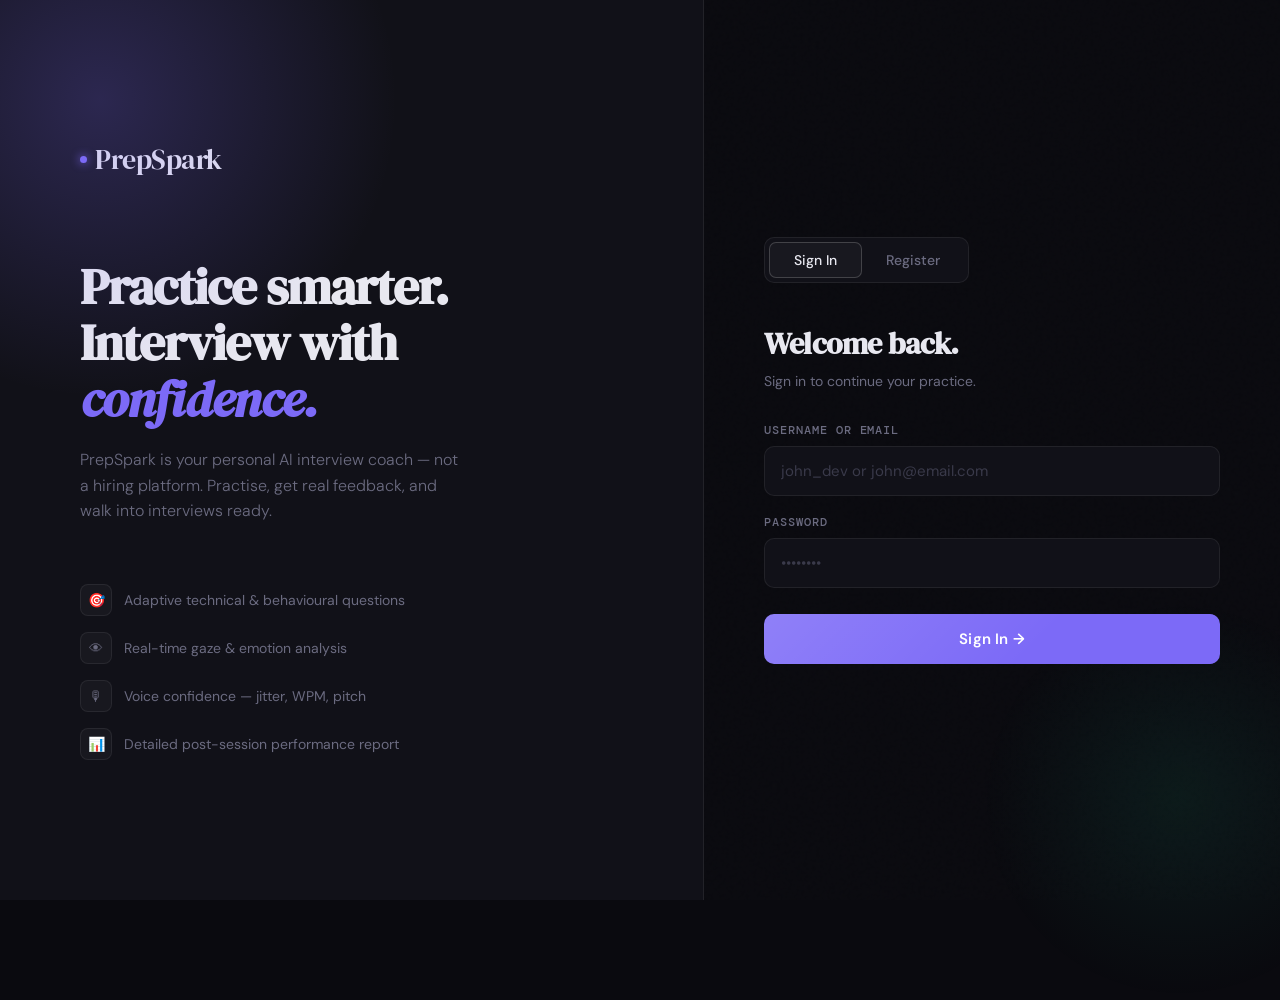
<file: virtual-interviewer-main/templates/index.html>
<!DOCTYPE html>
<html lang="en">
<head>
<meta charset="UTF-8">
<meta name="viewport" content="width=device-width, initial-scale=1.0">
<title>PrepSpark — AI Practice Interviews</title>
<link rel="stylesheet" href="css/base.css">
<link rel="stylesheet" href="css/pages.css">
<link rel="stylesheet" href="css/interview.css">
<link rel="stylesheet" href="css/report.css">
</head>
<body>

<!-- Page fragments are injected here by app.js -->
<div id="app-root"></div>

<!-- Toast container lives outside the fragments so it persists across page transitions -->
<div class="toast-container" id="toast-container"></div>

<!-- Modules — order matters: state first, ui second, then features, app last -->
<script src="js/state.js"></script>
<script src="js/ui.js"></script>
<script src="js/auth.js"></script>
<script src="js/dashboard.js"></script>
<script src="js/interview.js"></script>
<script src="js/report.js"></script>
<script src="js/app.js"></script>

</body>
</html>
</file>
<file: virtual-interviewer-main/templates/css/base.css>
/* ═══════════════════════════════════════════════════
   PrepSpark — Main Stylesheet
   ═══════════════════════════════════════════════════ */

@import url('https://fonts.googleapis.com/css2?family=DM+Serif+Display:ital@0;1&family=DM+Mono:wght@300;400;500&family=DM+Sans:wght@300;400;500;600&display=swap');

/* ─── Design Tokens ─── */
:root {
  --bg: #0a0a0f;
  --surface: #111118;
  --surface-2: #18181f;
  --border: rgba(255,255,255,0.07);
  --border-active: rgba(255,255,255,0.18);
  --text: #e8e8f0;
  --text-muted: #6b6b80;
  --text-dim: #3a3a4a;
  --accent: #7c6af7;
  --accent-glow: rgba(124,106,247,0.25);
  --accent-2: #22d4a3;
  --accent-2-glow: rgba(34,212,163,0.2);
  --danger: #f26060;
  --warn: #f5a623;
  --score-high: #22d4a3;
  --score-mid: #f5a623;
  --score-low: #f26060;
}

/* ─── Reset ─── */
* { margin: 0; padding: 0; box-sizing: border-box; }
html { scroll-behavior: smooth; }

body {
  font-family: 'DM Sans', sans-serif;
  background: var(--bg);
  color: var(--text);
  min-height: 100vh;
  overflow-x: hidden;
}

body::before {
  content: '';
  position: fixed;
  inset: 0;
  background-image: url("data:image/svg+xml,%3Csvg viewBox='0 0 256 256' xmlns='http://www.w3.org/2000/svg'%3E%3Cfilter id='n'%3E%3CfeTurbulence type='fractalNoise' baseFrequency='0.9' numOctaves='4' stitchTiles='stitch'/%3E%3C/filter%3E%3Crect width='100%25' height='100%25' filter='url(%23n)' opacity='0.04'/%3E%3C/svg%3E");
  pointer-events: none;
  z-index: 0;
  opacity: 0.4;
}

/* ─── Page System ─── */
.page { display: none; min-height: 100vh; position: relative; z-index: 1; }
.page.active { display: flex; }
.hidden { display: none !important; }

/* ─── Scrollbar ─── */
::-webkit-scrollbar { width: 6px; }
::-webkit-scrollbar-track { background: transparent; }
::-webkit-scrollbar-thumb { background: var(--border); border-radius: 3px; }
::-webkit-scrollbar-thumb:hover { background: var(--border-active); }

/* ─── Animations ─── */
@keyframes pulse {
  0%, 100% { transform: scale(1); opacity: 1; }
  50% { transform: scale(1.4); opacity: 0.7; }
}
@keyframes blink { 0%, 100% { opacity: 1; } 50% { opacity: 0.2; } }
@keyframes spin { to { transform: rotate(360deg); } }
@keyframes wave {
  0%, 100% { transform: scaleY(0.5); opacity: 0.6; }
  50% { transform: scaleY(1); opacity: 1; }
}
@keyframes toastIn { from { opacity: 0; transform: translateX(20px); } to { opacity: 1; transform: none; } }
@keyframes toastOut { from { opacity: 1; transform: none; } to { opacity: 0; transform: translateX(20px); } }

.loading-dots::after { content: '...'; animation: dots 1.2s steps(3) infinite; }
@keyframes dots { 0% { content: '.'; } 33% { content: '..'; } 66% { content: '...'; } }

/* ─── Common Components ─── */
.logo-mark {
  font-family: 'DM Serif Display', serif;
  display: flex;
  align-items: center;
  gap: 8px;
}
.logo-dot {
  width: 7px; height: 7px;
  background: var(--accent);
  border-radius: 50%;
  box-shadow: 0 0 10px var(--accent);
  animation: pulse 2s ease-in-out infinite;
  flex-shrink: 0;
}

.form-label {
  display: block;
  font-size: 12px;
  font-weight: 500;
  color: var(--text-muted);
  text-transform: uppercase;
  letter-spacing: 0.08em;
  margin-bottom: 8px;
  font-family: 'DM Mono', monospace;
}
.form-input {
  width: 100%;
  background: var(--surface);
  border: 1px solid var(--border);
  border-radius: 10px;
  padding: 14px 16px;
  color: var(--text);
  font-family: 'DM Sans', sans-serif;
  font-size: 15px;
  outline: none;
  transition: border-color 0.2s, box-shadow 0.2s;
}
.form-input:focus {
  border-color: var(--accent);
  box-shadow: 0 0 0 3px var(--accent-glow);
}
.form-input::placeholder { color: var(--text-dim); }
.form-group { margin-bottom: 18px; }
.form-row { display: grid; grid-template-columns: 1fr 1fr; gap: 12px; }

.btn-primary {
  width: 100%;
  padding: 15px;
  background: var(--accent);
  border: none;
  border-radius: 10px;
  color: #fff;
  font-family: 'DM Sans', sans-serif;
  font-size: 15px;
  font-weight: 600;
  cursor: pointer;
  letter-spacing: 0.01em;
  transition: all 0.2s;
  position: relative;
  overflow: hidden;
  margin-top: 8px;
}
.btn-primary::after {
  content: '';
  position: absolute;
  inset: 0;
  background: linear-gradient(135deg, rgba(255,255,255,0.15) 0%, transparent 60%);
}
.btn-primary:hover { transform: translateY(-1px); box-shadow: 0 8px 24px var(--accent-glow); }
.btn-primary:active { transform: translateY(0); }
.btn-primary:disabled { opacity: 0.5; cursor: not-allowed; transform: none; }

.btn-secondary {
  padding: 14px;
  background: var(--surface-2);
  border: 1px solid var(--border);
  border-radius: 10px;
  color: var(--text-muted);
  font-family: 'DM Sans', sans-serif;
  font-size: 15px;
  cursor: pointer;
  transition: all 0.2s;
}
.btn-secondary:hover { border-color: var(--border-active); color: var(--text); }

.error-msg {
  background: rgba(242,96,96,0.1);
  border: 1px solid rgba(242,96,96,0.3);
  border-radius: 8px;
  padding: 12px 14px;
  font-size: 14px;
  color: var(--danger);
  margin-bottom: 16px;
  display: none;
}

.sensor-badge {
  font-size: 11px;
  padding: 3px 9px;
  border-radius: 100px;
  font-family: 'DM Mono', monospace;
}
.badge-ok { background: rgba(34,212,163,0.1); color: var(--accent-2); }
.badge-warn { background: rgba(245,166,35,0.1); color: var(--warn); }
.badge-live { background: rgba(124,106,247,0.15); color: var(--accent); border: 1px solid rgba(124,106,247,0.3); }

/* ─── Toast ─── */
.toast-container {
  position: fixed;
  bottom: 24px;
  right: 24px;
  display: flex;
  flex-direction: column;
  gap: 10px;
  z-index: 999;
}
.toast {
  background: var(--surface-2);
  border: 1px solid var(--border);
  border-radius: 12px;
  padding: 14px 18px;
  font-size: 14px;
  max-width: 320px;
  animation: toastIn 0.3s ease;
  display: flex;
  align-items: center;
  gap: 10px;
}
.toast.toast-out { animation: toastOut 0.4s ease forwards; }
.toast.success { border-color: rgba(34,212,163,0.4); }
.toast.error { border-color: rgba(242,96,96,0.4); }
</file>
<file: virtual-interviewer-main/templates/css/pages.css>
/* ═══════════════════════════════════════════════════
   PrepSpark — Auth, Dashboard & Setup Styles
   ═══════════════════════════════════════════════════ */

/* ─── AUTH PAGE ─── */
#auth-page { align-items: stretch; }

.auth-left {
  width: 55%;
  background: var(--surface);
  border-right: 1px solid var(--border);
  display: flex;
  flex-direction: column;
  justify-content: center;
  padding: 80px;
  position: relative;
  overflow: hidden;
}
.auth-left::before {
  content: '';
  position: absolute;
  width: 600px; height: 600px;
  background: radial-gradient(circle, var(--accent-glow) 0%, transparent 70%);
  top: -200px; left: -200px;
  pointer-events: none;
}

.auth-logo { font-size: 28px; letter-spacing: -0.5px; margin-bottom: 80px; }
.auth-heading {
  font-family: 'DM Serif Display', serif;
  font-size: clamp(36px, 4vw, 54px);
  line-height: 1.1;
  margin-bottom: 20px;
  letter-spacing: -1px;
}
.auth-heading em { font-style: italic; color: var(--accent); }
.auth-sub {
  font-size: 16px;
  color: var(--text-muted);
  line-height: 1.6;
  max-width: 380px;
  margin-bottom: 60px;
  font-weight: 300;
}

.feature-list { list-style: none; display: flex; flex-direction: column; gap: 16px; }
.feature-list li {
  display: flex;
  align-items: center;
  gap: 12px;
  font-size: 14px;
  color: var(--text-muted);
}
.feature-list li .icon {
  width: 32px; height: 32px;
  background: var(--surface-2);
  border: 1px solid var(--border);
  border-radius: 8px;
  display: flex;
  align-items: center;
  justify-content: center;
  font-size: 14px;
  flex-shrink: 0;
}

.auth-right {
  width: 45%;
  display: flex;
  flex-direction: column;
  justify-content: center;
  padding: 80px 60px;
  position: relative;
}
.auth-right::before {
  content: '';
  position: absolute;
  width: 400px; height: 400px;
  background: radial-gradient(circle, rgba(34,212,163,0.08) 0%, transparent 70%);
  bottom: -100px; right: -100px;
  pointer-events: none;
}

.tab-switcher {
  display: flex;
  background: var(--surface);
  border: 1px solid var(--border);
  border-radius: 10px;
  padding: 4px;
  margin-bottom: 40px;
  width: fit-content;
}
.tab-btn {
  padding: 8px 24px;
  border: none;
  background: none;
  color: var(--text-muted);
  cursor: pointer;
  border-radius: 7px;
  font-family: 'DM Sans', sans-serif;
  font-size: 14px;
  font-weight: 500;
  transition: all 0.2s;
}
.tab-btn.active {
  background: var(--surface-2);
  color: var(--text);
  border: 1px solid var(--border-active);
}

.auth-form-title {
  font-family: 'DM Serif Display', serif;
  font-size: 30px;
  margin-bottom: 8px;
  letter-spacing: -0.5px;
}
.auth-form-sub { font-size: 14px; color: var(--text-muted); margin-bottom: 32px; }

/* ─── DASHBOARD PAGE ─── */
#dashboard-page { flex-direction: column; min-height: 100vh; }
.dashboard-body { padding: 48px; flex: 1; }

.dash-header { margin-bottom: 48px; }
.dash-greeting {
  font-family: 'DM Serif Display', serif;
  font-size: 40px;
  letter-spacing: -1px;
  margin-bottom: 8px;
}
.dash-sub { color: var(--text-muted); font-size: 15px; font-weight: 300; }

.dash-grid {
  display: grid;
  grid-template-columns: repeat(auto-fill, minmax(320px, 1fr));
  gap: 20px;
}

.dash-card {
  background: var(--surface);
  border: 1px solid var(--border);
  border-radius: 16px;
  padding: 28px;
  cursor: pointer;
  transition: all 0.25s;
  position: relative;
  overflow: hidden;
}
.dash-card:hover {
  border-color: var(--border-active);
  transform: translateY(-2px);
  box-shadow: 0 8px 32px rgba(0,0,0,0.3);
}
.dash-card-tag {
  font-size: 11px;
  font-family: 'DM Mono', monospace;
  text-transform: uppercase;
  letter-spacing: 0.1em;
  margin-bottom: 8px;
  padding: 3px 10px;
  border-radius: 100px;
  display: inline-block;
}
.tag-technical { background: rgba(124,106,247,0.15); color: var(--accent); }
.tag-practice { background: rgba(34,212,163,0.12); color: var(--accent-2); }
.dash-card-name {
  font-family: 'DM Serif Display', serif;
  font-size: 22px;
  margin-bottom: 8px;
  letter-spacing: -0.3px;
}
.dash-card-role {
  font-size: 13px;
  color: var(--text-muted);
  margin-bottom: 16px;
}
.dash-card-date { font-size: 12px; color: var(--text-dim); font-family: 'DM Mono', monospace; }
.dash-card-score {
  position: absolute;
  top: 24px; right: 24px;
  font-family: 'DM Serif Display', serif;
  font-size: 28px;
  opacity: 0.5;
}

.new-interview-card {
  background: none;
  border: 1px dashed var(--border);
  display: flex;
  flex-direction: column;
  align-items: center;
  justify-content: center;
  gap: 12px;
  min-height: 180px;
}
.new-interview-card:hover { border-color: var(--accent); background: var(--accent-glow); }
.new-interview-icon { font-size: 28px; color: var(--accent); }
.new-interview-label { font-size: 14px; color: var(--text-muted); }

/* Resume card — in-progress sessions */
.dash-card.resumable {
  border-color: rgba(245,166,35,0.25);
  background: rgba(245,166,35,0.03);
}
.dash-card.resumable:hover { border-color: rgba(245,166,35,0.5); }
.dash-card-resume-btn {
  display: inline-flex;
  align-items: center;
  gap: 6px;
  margin-top: 14px;
  padding: 7px 14px;
  background: rgba(245,166,35,0.12);
  border: 1px solid rgba(245,166,35,0.3);
  border-radius: 8px;
  color: var(--warn);
  font-size: 12px;
  font-family: 'DM Mono', monospace;
  font-weight: 500;
}

/* Dashboard section headers */
.dash-section-label {
  display: flex;
  align-items: center;
  gap: 10px;
  font-family: 'DM Mono', monospace;
  font-size: 11px;
  text-transform: uppercase;
  letter-spacing: 0.12em;
  color: var(--text-muted);
  margin-bottom: 16px;
}
.dash-section-dot {
  width: 6px; height: 6px;
  border-radius: 50%;
  flex-shrink: 0;
}

/* Shared nav for report + dashboard */
.top-nav {
  display: flex;
  align-items: center;
  justify-content: space-between;
  padding: 18px 40px;
  border-bottom: 1px solid var(--border);
  background: var(--surface);
  position: sticky;
  top: 0;
  z-index: 10;
  flex-shrink: 0;
}
.nav-user {
  display: flex;
  align-items: center;
  gap: 16px;
  font-size: 13px;
  color: var(--text-muted);
  font-family: 'DM Mono', monospace;
}
.btn-nav {
  padding: 8px 18px;
  font-size: 13px;
  background: var(--surface-2);
  border: 1px solid var(--border);
  border-radius: 8px;
  color: var(--text-muted);
  font-family: 'DM Sans', sans-serif;
  cursor: pointer;
  transition: all 0.2s;
}
.btn-nav:hover { border-color: var(--border-active); color: var(--text); }

/* ─── SETUP PAGE ─── */
#setup-page {
  flex-direction: column;
  align-items: center;
  justify-content: center;
  padding: 40px 20px;
}
.setup-card {
  background: var(--surface);
  border: 1px solid var(--border);
  border-radius: 20px;
  padding: 60px;
  width: 100%;
  max-width: 560px;
  position: relative;
  overflow: hidden;
}
.setup-card::before {
  content: '';
  position: absolute;
  top: 0; left: 0; right: 0;
  height: 2px;
  background: linear-gradient(90deg, var(--accent), var(--accent-2));
}
.setup-logo { font-size: 22px; color: var(--text-muted); margin-bottom: 48px; }
.setup-title {
  font-family: 'DM Serif Display', serif;
  font-size: 34px;
  letter-spacing: -0.5px;
  margin-bottom: 8px;
}
.setup-sub { color: var(--text-muted); font-size: 15px; margin-bottom: 40px; font-weight: 300; }
.setup-actions { display: flex; gap: 12px; margin-top: 32px; }
.setup-actions .btn-secondary { flex: 1; }
.setup-actions .btn-primary { flex: 2; }

@media (max-width: 900px) {
  .auth-left { display: none; }
  .auth-right { width: 100%; padding: 40px 28px; }
  .dashboard-body { padding: 24px; }
  .setup-card { padding: 36px 28px; }
}
/* ── Resume upload format badges ── */
.fmt-badge {
  font-size: 10px;
  font-family: 'DM Mono', monospace;
  color: var(--text-dim);
  background: rgba(255,255,255,0.04);
  border: 1px solid rgba(255,255,255,0.08);
  border-radius: 4px;
  padding: 2px 7px;
  letter-spacing: 0.04em;
  transition: color 0.15s, background 0.15s, border-color 0.15s;
}
.fmt-badge-active {
  color: var(--accent-2);
  background: rgba(100,220,150,0.1);
  border-color: rgba(100,220,150,0.3);
}
</file>
<file: virtual-interviewer-main/templates/css/interview.css>
/* ═══════════════════════════════════════════════════
   PrepSpark — Interview Room
   Left panel: question + controls + transcript
   Right panel: 4:3 camera (on only while recording)
   ═══════════════════════════════════════════════════ */

#interview-page {
  flex-direction: column;
  height: 100vh;
  overflow: hidden;
  background: var(--bg);
}

/* ─── Top Bar ─── */
.iv-topbar {
  display: grid;
  grid-template-columns: 1fr auto 1fr;
  align-items: center;
  padding: 0 28px;
  height: 54px;
  border-bottom: 1px solid var(--border);
  background: var(--surface);
  flex-shrink: 0;
}
.iv-topbar-left  { display: flex; align-items: center; }
.iv-topbar-center { display: flex; justify-content: center; align-items: center; }
.iv-topbar-right  { display: flex; align-items: center; justify-content: flex-end; gap: 12px; }

.iv-progress { display: flex; flex-direction: column; align-items: center; gap: 5px; }
.iv-progress-pips { display: flex; gap: 5px; }
.q-pip {
  width: 32px; height: 4px;
  background: var(--border);
  border-radius: 2px;
  transition: all 0.4s;
}
.q-pip.done   { background: var(--accent-2); }
.q-pip.active { background: var(--accent); box-shadow: 0 0 8px var(--accent-glow); }
.iv-progress-label {
  font-family: 'DM Mono', monospace;
  font-size: 11px;
  color: var(--text-dim);
  letter-spacing: 0.05em;
}

.iv-role-tag {
  font-family: 'DM Mono', monospace;
  font-size: 11px;
  color: var(--text-muted);
  background: var(--surface-2);
  border: 1px solid var(--border);
  padding: 3px 10px;
  border-radius: 100px;
  max-width: 200px;
  overflow: hidden;
  text-overflow: ellipsis;
  white-space: nowrap;
}
.iv-session-id {
  font-family: 'DM Mono', monospace;
  font-size: 11px;
  color: var(--text-dim);
}

/* ─── Stage ─── */
.iv-stage {
  flex: 1;
  display: grid;
  grid-template-columns: 1fr 420px;
  overflow: hidden;
  min-height: 0;
}

/* ═══════════════════════════════════════
   LEFT: Question Panel
   ═══════════════════════════════════════ */
.iv-question-panel {
  display: flex;
  flex-direction: column;
  padding: 28px 32px;
  gap: 18px;
  overflow-y: auto;
  border-right: 1px solid var(--border);
  background: var(--surface);
}

.iv-question-card {
  background: var(--bg);
  border: 1px solid var(--border);
  border-radius: 16px;
  padding: 24px 26px;
  flex-shrink: 0;
  position: relative;
  overflow: hidden;
  transition: border-color 0.3s;
}
.iv-question-card.speaking { border-color: rgba(124,106,247,0.4); }
.iv-question-card::before {
  content: '';
  position: absolute;
  top: 0; left: 0; right: 0;
  height: 2px;
  background: linear-gradient(90deg, var(--accent), transparent);
  opacity: 0;
  transition: opacity 0.4s;
}
.iv-question-card.speaking::before { opacity: 1; }

.iv-q-header {
  display: flex;
  align-items: center;
  justify-content: space-between;
  margin-bottom: 16px;
}
.iv-q-num {
  font-family: 'DM Mono', monospace;
  font-size: 11px;
  color: var(--text-dim);
  text-transform: uppercase;
  letter-spacing: 0.1em;
}
.iv-q-type-badge {
  font-size: 10px;
  padding: 3px 10px;
  border-radius: 100px;
  font-family: 'DM Mono', monospace;
  border: 1px solid;
  text-transform: uppercase;
  letter-spacing: 0.06em;
}
.iv-q-type-badge.intro       { color: var(--accent-2); border-color: rgba(34,212,163,0.35);  background: rgba(34,212,163,0.07); }
.iv-q-type-badge.technical   { color: var(--accent);   border-color: rgba(124,106,247,0.35); background: rgba(124,106,247,0.07); }
.iv-q-type-badge.behavioural { color: var(--warn);     border-color: rgba(245,166,35,0.35);  background: rgba(245,166,35,0.07); }

.iv-q-text {
  font-size: 16px;
  line-height: 1.75;
  color: var(--text);
  font-weight: 300;
}

.iv-state-hint {
  font-size: 13px;
  color: var(--text-muted);
  line-height: 1.6;
  padding: 12px 16px;
  background: rgba(255,255,255,0.02);
  border: 1px solid var(--border);
  border-radius: 10px;
  flex-shrink: 0;
}
.iv-state-hint strong { color: var(--text); }

.iv-control-buttons {
  display: flex;
  gap: 12px;
  align-items: stretch;
  flex-shrink: 0;
}

.iv-btn-record {
  flex: 1;
  display: flex;
  align-items: center;
  justify-content: center;
  gap: 12px;
  padding: 14px 22px;
  background: var(--surface-2);
  border: 1px solid var(--border);
  border-radius: 12px;
  color: var(--text);
  font-family: 'DM Sans', sans-serif;
  font-size: 14px;
  font-weight: 500;
  cursor: pointer;
  transition: all 0.2s;
}
.iv-btn-record:hover:not(:disabled) {
  border-color: var(--accent);
  color: var(--accent);
  background: rgba(124,106,247,0.06);
}
.iv-btn-record.recording {
  background: rgba(242,96,96,0.07);
  border-color: rgba(242,96,96,0.5);
  color: var(--danger);
}
.iv-btn-record:disabled { opacity: 0.35; cursor: not-allowed; }

.iv-record-icon-wrap {
  width: 24px; height: 24px;
  border-radius: 50%;
  border: 1.5px solid currentColor;
  display: flex;
  align-items: center;
  justify-content: center;
  flex-shrink: 0;
}
.record-icon {
  width: 9px; height: 9px;
  background: currentColor;
  border-radius: 50%;
  transition: border-radius 0.2s;
}
.iv-btn-record.recording .record-icon { border-radius: 2px; }

.iv-btn-submit {
  display: flex;
  align-items: center;
  gap: 8px;
  padding: 14px 22px;
  background: var(--accent-2);
  border: none;
  border-radius: 12px;
  color: #000;
  font-family: 'DM Sans', sans-serif;
  font-size: 14px;
  font-weight: 600;
  cursor: pointer;
  transition: all 0.25s;
  opacity: 0;
  pointer-events: none;
  white-space: nowrap;
  flex-shrink: 0;
}
.iv-btn-submit.visible { opacity: 1; pointer-events: all; }
.iv-btn-submit:hover { transform: translateY(-1px); box-shadow: 0 6px 20px var(--accent-2-glow); }

.iv-divider { height: 1px; background: var(--border); flex-shrink: 0; }

.iv-transcript-section {
  flex: 1;
  min-height: 0;
  display: flex;
  flex-direction: column;
  gap: 10px;
}
.iv-transcript-label {
  display: flex;
  align-items: center;
  gap: 6px;
  font-family: 'DM Mono', monospace;
  font-size: 11px;
  text-transform: uppercase;
  letter-spacing: 0.1em;
  color: var(--text-dim);
  flex-shrink: 0;
}
.iv-transcript-log {
  flex: 1;
  overflow-y: auto;
  display: flex;
  flex-direction: column;
  gap: 10px;
  padding-right: 4px;
}
.iv-transcript-empty {
  font-size: 13px;
  color: var(--text-dim);
  font-family: 'DM Mono', monospace;
  text-align: center;
  padding: 24px 0;
}
.iv-transcript-item {
  background: var(--bg);
  border: 1px solid var(--border);
  border-radius: 10px;
  padding: 12px 14px;
  flex-shrink: 0;
}
.iv-transcript-item-meta {
  display: flex;
  align-items: center;
  gap: 8px;
  margin-bottom: 6px;
}
.iv-transcript-item-q {
  font-family: 'DM Mono', monospace;
  font-size: 10px;
  text-transform: uppercase;
  letter-spacing: 0.1em;
  font-weight: 600;
}
.iv-transcript-item-text {
  font-size: 13px;
  color: var(--text-muted);
  line-height: 1.65;
  font-style: italic;
}

/* ═══════════════════════════════════════
   RIGHT: Camera Panel (4:3)
   ═══════════════════════════════════════ */
.iv-camera-panel {
  display: flex;
  flex-direction: column;
  padding: 24px;
  gap: 12px;
  background: var(--bg);
  justify-content: center;
  align-items: center;
}

.iv-video-frame {
  position: relative;
  background: #0d0d12;
  border-radius: 16px;
  overflow: hidden;
  border: 1px solid var(--border);
  aspect-ratio: 4 / 3;
  width: 100%;
  max-height: calc(100vh - 54px - 72px);
  transition: border-color 0.3s;
}
.iv-video-frame.recording-active {
  border-color: rgba(242,96,96,0.5);
  box-shadow: 0 0 0 2px rgba(242,96,96,0.1);
}

#candidate-video {
  width: 100%;
  height: 100%;
  object-fit: cover;
  transform: scaleX(-1);
  display: block;
}

.iv-camera-standby {
  position: absolute;
  inset: 0;
  display: flex;
  flex-direction: column;
  align-items: center;
  justify-content: center;
  gap: 10px;
  background: #0d0d12;
  transition: opacity 0.3s;
}
.iv-camera-standby.hidden { opacity: 0; pointer-events: none; }
.iv-standby-text { font-size: 14px; color: var(--text-dim); font-weight: 500; }
.iv-standby-sub  { font-size: 12px; color: var(--text-dim); font-family: 'DM Mono', monospace; opacity: 0.6; }

.iv-rec-badge {
  position: absolute;
  top: 12px; left: 12px;
  display: flex;
  align-items: center;
  gap: 7px;
  background: rgba(0,0,0,0.78);
  backdrop-filter: blur(8px);
  padding: 5px 12px;
  border-radius: 100px;
  font-size: 11px;
  font-family: 'DM Mono', monospace;
  color: #fff;
  opacity: 0;
  transition: opacity 0.25s;
  border: 1px solid rgba(242,96,96,0.45);
}
.iv-rec-badge.active { opacity: 1; }
.rec-dot {
  width: 7px; height: 7px;
  background: var(--danger);
  border-radius: 50%;
  animation: blink 1s ease-in-out infinite;
}
.iv-timer {
  font-family: 'DM Mono', monospace;
  font-size: 11px;
  padding-left: 7px;
  border-left: 1px solid rgba(255,255,255,0.2);
}

.iv-video-meta {
  width: 100%;
  display: flex;
  align-items: center;
  justify-content: space-between;
  padding: 0 2px;
}
.iv-candidate-name-tag { font-size: 13px; font-weight: 500; color: var(--text-muted); }
.iv-sensor-row { display: flex; align-items: center; gap: 6px; }
.iv-sensor-label {
  font-family: 'DM Mono', monospace;
  font-size: 10px;
  color: var(--text-dim);
  text-transform: uppercase;
  letter-spacing: 0.1em;
}

/* ─── Processing Overlay ─── */
.processing-overlay {
  display: none;
  position: fixed;
  inset: 0;
  background: rgba(10,10,15,0.88);
  backdrop-filter: blur(10px);
  z-index: 200;
  align-items: center;
  justify-content: center;
}
.processing-overlay.active { display: flex; }
.proc-card {
  background: var(--surface);
  border: 1px solid var(--border);
  border-radius: 20px;
  padding: 40px 52px;
  display: flex;
  flex-direction: column;
  align-items: center;
  gap: 22px;
  min-width: 320px;
}
.processing-spinner {
  width: 44px; height: 44px;
  border: 2px solid var(--border);
  border-top-color: var(--accent);
  border-radius: 50%;
  animation: spin 0.8s linear infinite;
}
@keyframes spin { to { transform: rotate(360deg); } }
.processing-title {
  font-family: 'DM Serif Display', serif;
  font-size: 22px;
  letter-spacing: -0.3px;
  text-align: center;
}
.processing-steps {
  display: flex;
  flex-direction: column;
  gap: 10px;
  font-size: 13px;
  color: var(--text-muted);
  font-family: 'DM Mono', monospace;
  width: 100%;
}
.proc-step { display: flex; align-items: center; gap: 10px; transition: color 0.3s; }
.proc-step.done   { color: var(--accent-2); }
.proc-step.active { color: var(--text); }
.step-dot {
  width: 6px; height: 6px;
  border-radius: 50%;
  background: var(--text-dim);
  flex-shrink: 0;
  transition: background 0.3s;
}
.proc-step.done   .step-dot { background: var(--accent-2); }
.proc-step.active .step-dot { background: var(--accent); animation: pulse 1s infinite; }

@keyframes blink  { 0%, 100% { opacity: 1; } 50% { opacity: 0.2; } }
@keyframes pulse  { 0%, 100% { transform: scale(1); opacity: 1; } 50% { transform: scale(1.4); opacity: 0.7; } }
.loading-dots::after { content: '...'; animation: dots 1.2s steps(3) infinite; }
@keyframes dots { 0% { content: '.'; } 33% { content: '..'; } 66% { content: '...'; } }

@media (max-width: 900px) {
  .iv-stage { grid-template-columns: 1fr; }
  .iv-camera-panel { display: none; }
  .iv-topbar { grid-template-columns: 1fr 1fr; }
  .iv-topbar-center { display: none; }
}
</file>
<file: virtual-interviewer-main/templates/css/report.css>
/* ═══════════════════════════════════════════════════
   PrepSpark — Report Page Styles
   ═══════════════════════════════════════════════════ */

#report-page { flex-direction: column; min-height: 100vh; }

.report-body {
  flex: 1;
  padding: 48px;
  max-width: 1100px;
  margin: 0 auto;
  width: 100%;
}

/* ─── Report Header ─── */
.report-header {
  margin-bottom: 48px;
  padding-bottom: 48px;
  border-bottom: 1px solid var(--border);
}
.report-eyebrow {
  font-family: 'DM Mono', monospace;
  font-size: 12px;
  color: var(--accent);
  text-transform: uppercase;
  letter-spacing: 0.12em;
  margin-bottom: 16px;
}
.report-title {
  font-family: 'DM Serif Display', serif;
  font-size: clamp(32px, 4vw, 52px);
  letter-spacing: -1px;
  line-height: 1.1;
  margin-bottom: 20px;
}
.report-meta { display: flex; gap: 24px; flex-wrap: wrap; }
.meta-chip {
  display: flex;
  align-items: center;
  gap: 8px;
  font-size: 13px;
  color: var(--text-muted);
  font-family: 'DM Mono', monospace;
}
.meta-chip .chip-dot { width: 6px; height: 6px; border-radius: 50%; background: var(--accent-2); }

/* ─── Section Layout ─── */
.report-section { margin-bottom: 48px; }
.section-label {
  font-family: 'DM Mono', monospace;
  font-size: 11px;
  color: var(--accent);
  text-transform: uppercase;
  letter-spacing: 0.12em;
  margin-bottom: 20px;
  display: flex;
  align-items: center;
  gap: 12px;
}
.section-label::after { content: ''; flex: 1; height: 1px; background: var(--border); }

/* ─── Verdict Banner ─── */
.verdict-banner {
  padding: 28px 32px;
  border-radius: 16px;
  border: 1px solid;
  display: flex;
  align-items: center;
  gap: 20px;
  margin-bottom: 16px;
}
.verdict-hire { background: rgba(34,212,163,0.06); border-color: rgba(34,212,163,0.3); }
.verdict-no-hire { background: rgba(242,96,96,0.06); border-color: rgba(242,96,96,0.3); }
.verdict-training { background: rgba(245,166,35,0.06); border-color: rgba(245,166,35,0.3); }
.verdict-neutral { background: var(--surface); border-color: var(--border); }

.verdict-icon { font-size: 32px; flex-shrink: 0; }
.verdict-title {
  font-family: 'DM Serif Display', serif;
  font-size: 24px;
  letter-spacing: -0.5px;
  margin-bottom: 4px;
}
.verdict-sub { font-size: 14px; color: var(--text-muted); line-height: 1.5; }

/* ─── Score Grid ─── */
.score-grid {
  display: grid;
  grid-template-columns: repeat(auto-fit, minmax(160px, 1fr));
  gap: 16px;
  margin-bottom: 40px;
}
.score-card {
  background: var(--surface);
  border: 1px solid var(--border);
  border-radius: 16px;
  padding: 22px;
  position: relative;
  overflow: hidden;
  transition: border-color 0.2s;
}
.score-card:hover { border-color: var(--border-active); }
.score-q-label {
  font-family: 'DM Mono', monospace;
  font-size: 11px;
  color: var(--text-muted);
  text-transform: uppercase;
  letter-spacing: 0.1em;
  margin-bottom: 10px;
}
.score-number {
  font-family: 'DM Serif Display', serif;
  font-size: 40px;
  letter-spacing: -2px;
  line-height: 1;
  margin-bottom: 4px;
}
.score-number.high { color: var(--score-high); }
.score-number.mid { color: var(--score-mid); }
.score-number.low { color: var(--score-low); }
.score-bar {
  position: absolute;
  bottom: 0; left: 0;
  height: 3px;
  border-radius: 0 2px 0 0;
  transition: width 1s ease;
}
.score-bar.high { background: var(--score-high); }
.score-bar.mid { background: var(--score-mid); }
.score-bar.low { background: var(--score-low); }

/* ─── Executive Summary ─── */
.executive-summary-card {
  background: var(--surface);
  border: 1px solid var(--border);
  border-radius: 16px;
  padding: 28px 32px;
  margin-bottom: 16px;
  line-height: 1.8;
  font-size: 15px;
  color: var(--text);
  font-weight: 300;
}

/* ─── Analysis Grid ─── */
.analysis-grid { display: grid; grid-template-columns: 1fr 1fr; gap: 16px; }
.analysis-card {
  background: var(--surface);
  border: 1px solid var(--border);
  border-radius: 16px;
  padding: 24px;
  transition: border-color 0.2s;
}
.analysis-card:hover { border-color: var(--border-active); }
.analysis-card-title {
  font-weight: 600;
  font-size: 14px;
  margin-bottom: 10px;
  color: var(--text);
  display: flex;
  align-items: center;
  gap: 8px;
}
.analysis-card-body {
  font-size: 13px;
  color: var(--text-muted);
  line-height: 1.7;
  white-space: pre-wrap;
}

/* ─── Q&A Accordion ─── */
.qa-item {
  background: var(--surface);
  border: 1px solid var(--border);
  border-radius: 16px;
  margin-bottom: 12px;
  overflow: hidden;
  transition: border-color 0.2s;
}
.qa-item:hover { border-color: var(--border-active); }

.qa-header {
  display: flex;
  align-items: center;
  justify-content: space-between;
  padding: 18px 22px;
  cursor: pointer;
  gap: 16px;
}
.qa-header-left { flex: 1; min-width: 0; }
.qa-q-meta {
  display: flex;
  align-items: center;
  gap: 8px;
  margin-bottom: 4px;
}
.qa-q-num {
  font-family: 'DM Mono', monospace;
  font-size: 11px;
  color: var(--accent);
  text-transform: uppercase;
  letter-spacing: 0.1em;
}
.qa-q-type {
  font-size: 10px;
  padding: 1px 7px;
  border-radius: 100px;
  font-family: 'DM Mono', monospace;
}
.qa-q-type.intro { background: rgba(34,212,163,0.12); color: var(--accent-2); }
.qa-q-type.technical { background: rgba(124,106,247,0.15); color: var(--accent); }
.qa-q-type.behavioural { background: rgba(245,166,35,0.12); color: var(--warn); }

.qa-q-text {
  font-weight: 500;
  font-size: 14px;
  line-height: 1.4;
  overflow: hidden;
  text-overflow: ellipsis;
  white-space: nowrap;
}
.qa-score-pill {
  font-family: 'DM Serif Display', serif;
  font-size: 18px;
  flex-shrink: 0;
  min-width: 44px;
  text-align: right;
}

.qa-body {
  padding: 0 22px 22px;
  border-top: 1px solid var(--border);
  display: none;
}
.qa-body.open { display: block; }

.qa-section-label {
  font-size: 11px;
  font-family: 'DM Mono', monospace;
  color: var(--text-muted);
  text-transform: uppercase;
  letter-spacing: 0.1em;
  margin-top: 18px;
  margin-bottom: 8px;
}
.qa-transcript {
  font-size: 14px;
  color: var(--text-muted);
  line-height: 1.7;
  padding: 14px 16px;
  background: var(--surface-2);
  border-radius: 10px;
  font-style: italic;
}
.qa-feedback {
  font-size: 14px;
  color: var(--text);
  line-height: 1.7;
}

.behavioral-chips { display: flex; flex-wrap: wrap; gap: 8px; margin-top: 14px; }
.beh-chip {
  font-size: 12px;
  padding: 4px 12px;
  border-radius: 100px;
  border: 1px solid var(--border);
  color: var(--text-muted);
  font-family: 'DM Mono', monospace;
}

@media (max-width: 900px) {
  .report-body { padding: 24px; }
  .analysis-grid { grid-template-columns: 1fr; }
}
/* ─── Graph Grid ─── */
.graphs-grid {
  display: grid;
  grid-template-columns: repeat(2, 1fr);
  gap: 20px;
}
.graph-card {
  background: var(--surface);
  border: 1px solid var(--border);
  border-radius: 16px;
  padding: 22px;
  transition: border-color 0.2s;
}
.graph-card:hover { border-color: var(--border-active); }
.graph-card-title {
  font-weight: 600;
  font-size: 13px;
  color: var(--text);
  margin-bottom: 4px;
}
.graph-card-desc {
  font-family: 'DM Mono', monospace;
  font-size: 11px;
  color: var(--text-muted);
  margin-bottom: 14px;
}
.graph-img {
  width: 100%;
  border-radius: 8px;
  display: block;
}

/* ─── PDF Download Button ─── */
.btn-download-pdf {
  display: flex;
  align-items: center;
  gap: 8px;
  background: rgba(34,212,163,0.1);
  border: 1px solid rgba(34,212,163,0.3);
  color: var(--accent-2);
  font-family: 'DM Mono', monospace;
  font-size: 12px;
  border-radius: 8px;
  padding: 7px 16px;
  cursor: pointer;
  transition: background 0.2s, border-color 0.2s;
  white-space: nowrap;
}
.btn-download-pdf:hover {
  background: rgba(34,212,163,0.18);
  border-color: rgba(34,212,163,0.5);
}
.btn-download-pdf:disabled {
  opacity: 0.55;
  cursor: not-allowed;
}

/* ─── Extra Q-type badge colours ─── */
.qa-q-type.resume_probe {
  background: rgba(124,106,247,0.2);
  color: var(--accent);
}

@media (max-width: 900px) {
  .graphs-grid { grid-template-columns: 1fr; }
}
</file>
